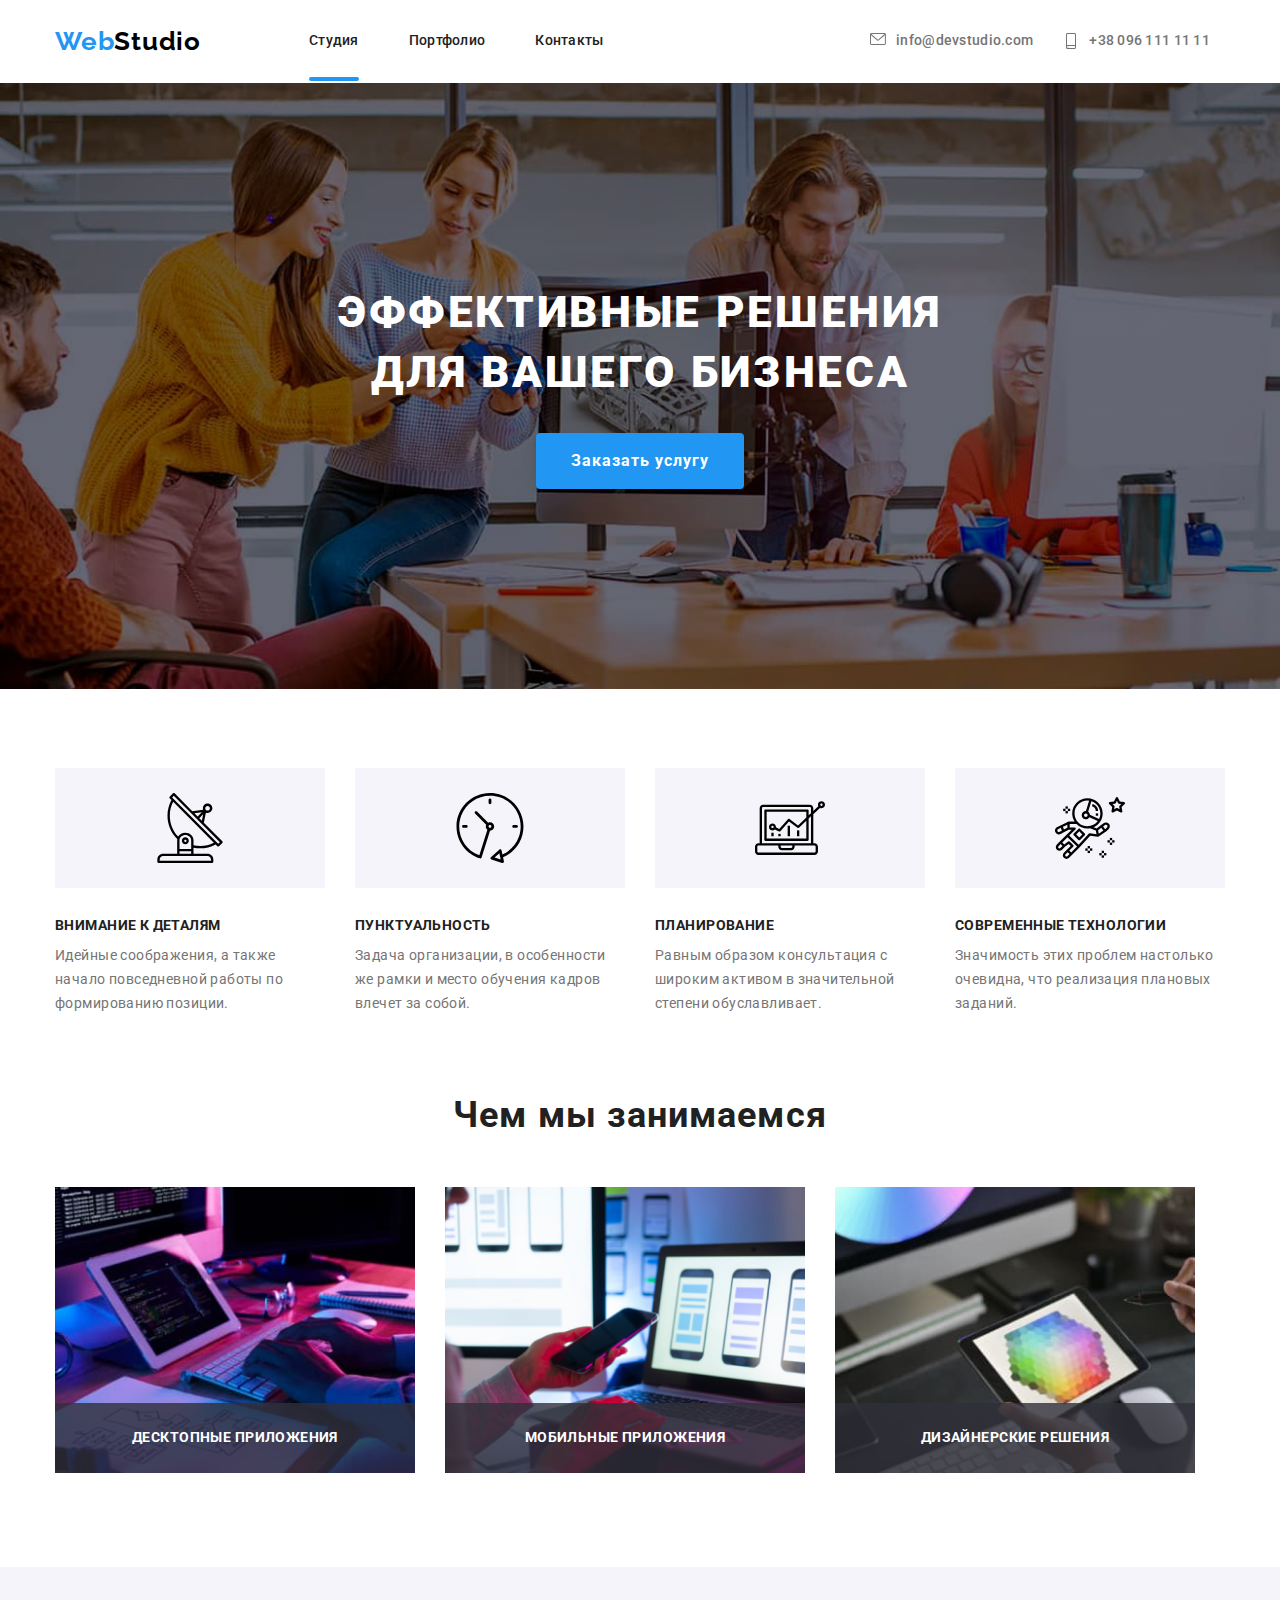
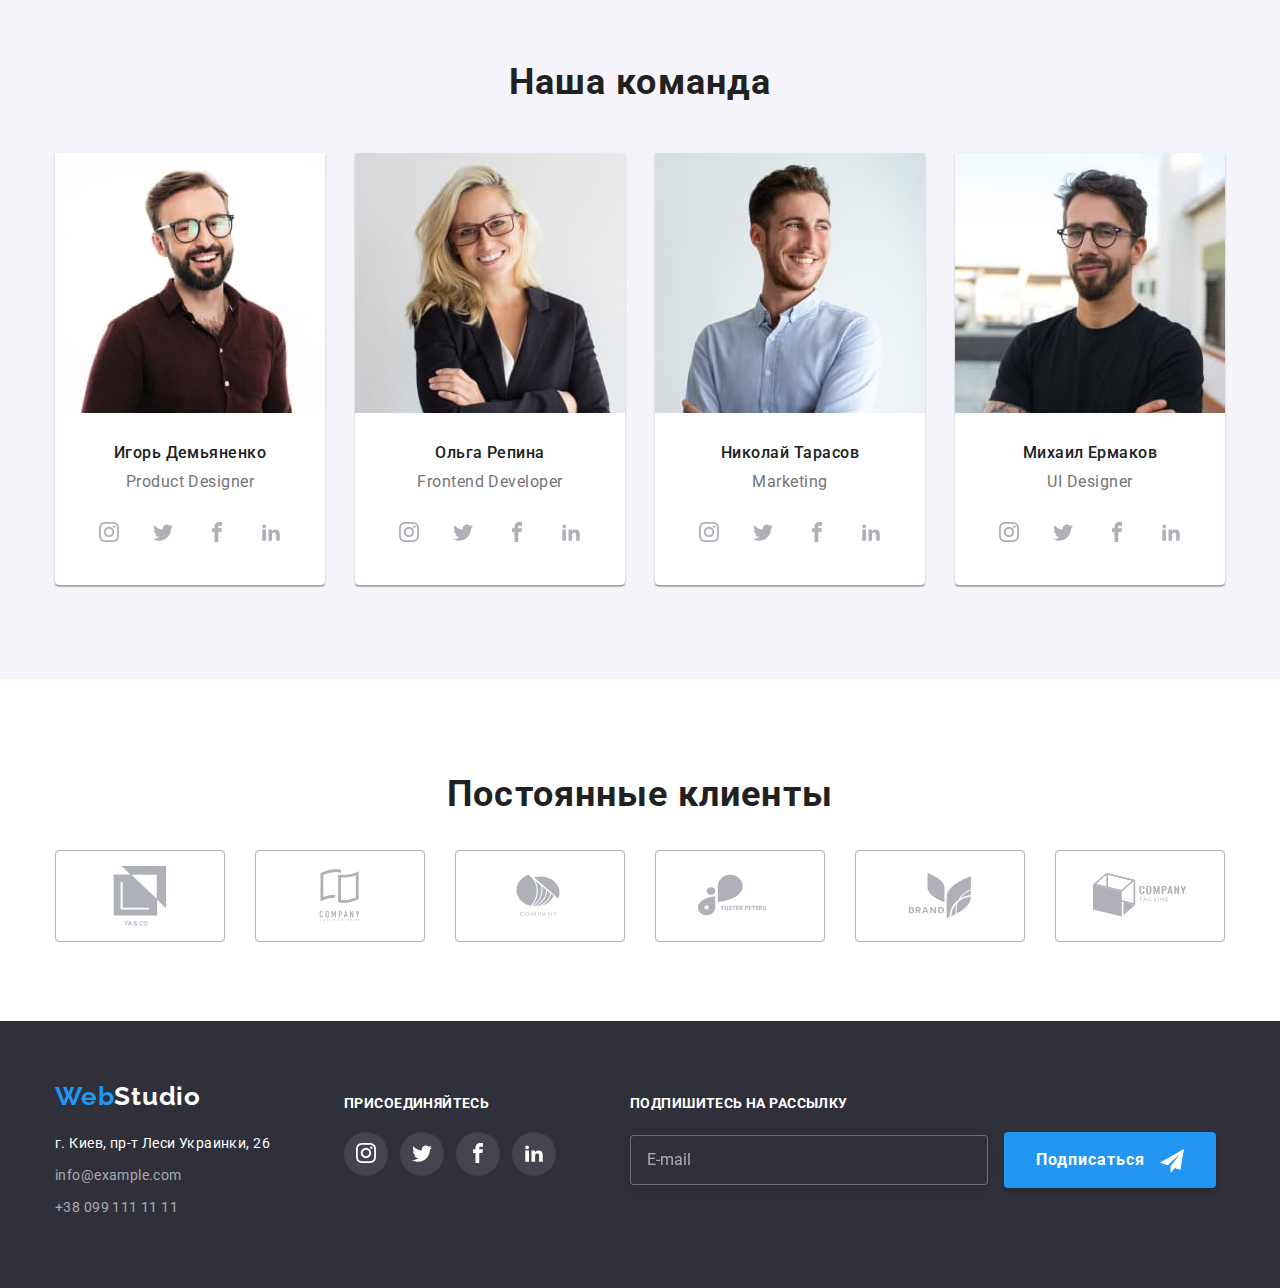
<file: index.html>
<!DOCTYPE html>
<html lang="ru">
<head>
    <meta charset="UTF-8">
    <meta http-equiv="X-UA-Compatible" content="IE=edge">
    <meta name="viewport" content="width=device-width, initial-scale=1.0">
    <title>Студия</title>
<link rel="preconnect" href="https://fonts.googleapis.com">
<link rel="preconnect" href="https://fonts.gstatic.com" crossorigin>
<link href="https://fonts.googleapis.com/css2?family=Raleway:wght@700&family=Roboto:wght@400;500;700;900&display=swap"
    rel="stylesheet">
<link rel="stylesheet" href="https://cdnjs.cloudflare.com/ajax/libs/modern-normalize/1.1.0/modern-normalize.min.css">
    <link rel="stylesheet" href="./css/main.min.css">
</head>
<body>
    <header>
        <!--верхняя строка-->
        <div class="container main-nav">
            <div class="burger-container">
                <a href=""class="logo link"><span class="logo--blue">Web</span><span class="logo--black">Studio</span></a>
                
                <button type="button" 
                class="menu-button is-open" 
                aria-expanded="false"
                data-menu-button>
                <svg width="40" height="40" aria-label="переключатель мобильного меню">
                    <use class="icon-menu" href="./images/menu.svg#icon-menu"></use>
                    <use class="icon-clous" href="./images/menu.svg#icon-clous-menu"></use>
                </svg>
                </button>
            </div>
    <div class="site-menu container" data-menu>
       
            <nav>
                <ul class="site-nav list ">
                    <li class="site-nav__item">
                        <a class="site-nav__link site-nav__link--current" href="index.html">Студия</a>
                    </li>
                    <li class="site-nav__item">
                        <a class="site-nav__link" href="portfolio.html">Портфолио</a>
                    </li>
                    <li class="site-nav__item">
                        <a class="site-nav__link" href=""> Контакты</a>
                    </li>
                </ul>
            </nav>
            <div class="contact__block">
            <div class="contact">
                <a class="contact__item link " href="mailto:info@devstudio.com">
                    <svg class="contact__icon" >
                        <use class="" href="./images/sprite.svg#icon-envelope" width="16" height="12"></use>
                    </svg>info@devstudio.com
                </a>
                <a class="contact__item link " href="tel:+380961111111">
                    <svg class="contact__icon">
                    <use class="" href="./images/sprite.svg#icon-smartphone" width="16" height="16"></use>
                    </svg> +38 096 111 11 11
                </a>
            </div>
                <div class="social-media">
                    <a class="social-media__item" href="">Instagram</a>
                    <a class="social-media__item" href="">Twitter</a>
                    <a class="social-media__item" href="">Facebook</a>
                    <a class="social-media__item" href="">LinkedIn</a>

                </div>
            </div>
        </div>
        </div>
    </header>
    <main>
        <section class="servis">
            <!--Шапка-->
            <h1 class="servis__text">Эффективные решения<br> для вашего бизнеса</h1>
            <button class="servis__button" data-modal-open type="button">Заказать услугу</button>
            <div class="backdrop backdrop__is-hidden" data-modal>
                <div class="modal">
                    <p>
                    <form class="form">
                        <h2 class="form__text">Оставьте свои данные, мы вам перезвоним</h2>
                            <div class="form__field">
                                <label class="form__lable" for="user-name">Имя</label>
                                <input class="form__input" type="text" name="name" id="user-name" />
                                <svg class="form__icon">
                                    <use href="./images/sprite.svg#icon-name" width="18" height="18">
                                    </use>
                                </svg>

                            </div>
                    
                            <div class="form__field">
                                <label class="form__lable" for="user-tel">Телефон</label>
                                <input class="form__input" type="tel" name="phone-number" id="user-tel" />
                                <svg class="form__icon">
                                    <use href="./images/sprite.svg#icon-telephone" width="18" height="18">
                                    </use>
                                </svg>
                            </div>

                            <div class="form__field">
                                <label class="form__lable" for="user-mail">Почта</label>
                                <input class="form__input" type="mail" name="mail" id="user-mail" />
                                <svg class="form__icon">
                                    <use href="./images/sprite.svg#icon-email" width="18" height="18">
                                    </use>
                                </svg>
                            </div>
                            <div class="form__field">
                                <label class="form__lable" for="coments">Коментарий</label>
                                <textarea class="form__textarea" name="coments" rows="5" placeholder="Введите текст"></textarea>
                            </div>
                        <label class="checkbox__lable">
                            <input class="checkbox" type="checkbox" name="topic" value="" />
                            <span class="checkbox__item">
                                <svg class="checkbox__icon">
                                    <use class="checkbox__icon--marker" href="./images/sprite.svg#icon-check" width="13" height="13">
                                    </use>
                                </svg>
                            </span>
                            Соглашаюсь с рассылкой и принимаю <span> <a class="political" href="">Условия договора</a> </span>
                        </label>
                        
                        <button class="form__button" type="submit">Отправить</button>
                    
                    </form>
                    </p>
                    <div class="btn-sector"></div>
                    <button class="btn-modal" data-modal-close>
                        <svg class="btn-modal__position" >
                            <use class="btn-modal__icon" href="./images/sprite.svg#icon-close" width="18" height="18">
                            </use>
                        </svg>
                    </button>
                    </div>
                </div>
            
            </div>
        </section>
        <section class="feature">
            <!--Особенности-->
            <div class="container">
                <ul class="peculiarities list">
                    <li class="peculiarities__item">
                      <div class="peculiarities__position">
                        <svg class="peculiarities__icon link">
                            <use href="./images/sprite.svg#icon-antenna-1" width="70" height="70"></use>
                        </svg>
                       </div>

                        <h3 class="peculiarities__titl">Внимание к деталям</h3>
                        <p class="peculiarities__text">Идейные соображения, а также начало повседневной работы по формированию позиции.</p>
                    </li>
                    <li class="peculiarities__item">
                        <div class="peculiarities__position">
                            <svg class="peculiarities__icon link">
                                <use href="./images/sprite.svg#icon-clock-1" width="70" height="70"></use>
                            </svg>
                        </div>
                        
                        <h3 class="peculiarities__titl">Пунктуальность</h3>
                        <p class="peculiarities__text">Задача организации, в особенности же рамки и место обучения кадров влечет за собой.</p>
                    </li>
                    <li class="peculiarities__item">
                        <div class="peculiarities__position">
                            <svg class="peculiarities__icon link">
                                <use href="./images/sprite.svg#icon-diagram-1" width="70" height="70"></use>
                            </svg>
                        </div>
                        <h3 class="peculiarities__titl">Планирование</h3>
                        <p class="peculiarities__text">Равным образом консультация с широким активом в значительной степени обуславливает.</p>
                    </li>
                    <li class="peculiarities__item">
                        <div class="peculiarities__position">
                            <svg class="peculiarities__icon link">
                                <use href="./images/sprite.svg#icon-astronaut-1" width="70" height="70"></use>
                            </svg>
                        </div>
                        <h3 class="peculiarities__titl">Современные технологии</h3>
                        <p class="peculiarities__text">Значимость этих проблем настолько очевидна, что реализация плановых заданий.</p>
                    </li>
                </ul>
            </div>
        </section>
        <section>
                <!--Чем мы занимаемся-->
                <h2 class="headlines container">Чем мы занимаемся</h2>
                <div>
                    <ul class="main-img container list">
                        <li class="main-img__item">
                            <div class="images-sector">
                                <img
                                src="./images/img1-pc.jpg" 
                                srcset="./images/img1-pc.jpg 1x, ./images/img1-pc@2x.jpg 2x" alt="програмирование"  />
                                <p class="images-sector__text">Десктопные приложения</p>
                            </div>
                        </li>
                        <li class="main-img__item">
                            <div class="images-sector">
                                <img
                                src="./images/img2-pc.png" 
                                srcset="./images/img2-pc.png 1x, ./images/img2-pc@2x.png 2x" alt="мобильное адаптирование"  />
                                <p class="images-sector__text">Мобильные приложения</p>
                            </div>
                        </li>
                        <li class="main-img__item">
                            <div class="images-sector">
                                <img 
                                src="./images/img3-pc.jpg"
                                srcset="./images/img3-pc.jpg 1x, ./images/img3-pc@2x.jpg 2x" alt="web-дизайн"/>
                                <p class="images-sector__text">Дизайнерские решения</p>
                            </div>
                        </li>
                    </ul>
                </div>
        </section>
        <section class="bacground-section">
            <!--Наша команда-->
                <div class="container">
                    <h2 class="team">Наша команда</h2>
                        <ul class="team-photo list">
                            <li class="team-photo__item">
                                <picture>
                                    <source srcset="./images/card1-pc.jpg 1x, ./images/card1-pc@2x.jpg 2x "
                                     media="(min-width:1200px)" />
                                    <source srcset="./images/card1-tablet.jpg 1x, ./images/card1-tablet@2x.jpg 2x "
                                     media="(min-width:768px)" />
                                    <source
                                     srcset="./images/card1-mobile.jpg 1x, ./images/card1-mobile@2x.jpg 2x "
                                     media="(min-width:480px)"/>
                                <img src="./images/card1-mobile.jpg"alt="Игорь Демьяненко">
                                </picture>
                                <div class="team-groop">
                                    <h3 class="team-groop__titl">Игорь Демьяненко</h3>
                                    <p class="team-groop__text">Product Designer</p>
                                    <div class="social-list">
                                        <ul class="social-list list">
                                            <li class="social-list__item">
                                                <a class="social-list__link" href="">
                                                    <svg class="social-list__icon">
                                                        <use href="./images/sprite.svg#icon-instagram" width="20" height="20"></use>
                                                    </svg>
                                                </a>
                                            </li>
                                            <li class="social-list__item">
                                                <a class="social-list__link" href="">
                                                    <svg class="social-list__icon">
                                                        <use href="./images/sprite.svg#icon-twitter" width="20" height="20"></use>
                                                    </svg>
                                                </a>
                                            </li>
                                            <li class="social-list__item">
                                                <a class="social-list__link" href="">
                                                    <svg class="social-list__icon">
                                                        <use href="./images/sprite.svg#icon-facebook"width="20" height="20"></use>
                                                    </svg>
                                                </a>
                                            </li>
                                            <li class="social-list__item">
                                                <a class="social-list__link" href="">
                                                    <svg class="social-list__icon">
                                                        <use href="./images/sprite.svg#icon-linkedin" width="20" height="20"></use>
                                                    </svg>
                                                </a>
                                            </li>
                                        </ul>
                                    </div>
                                </div>
                            </li>
                            <li class="team-photo__item"> 
                                <picture>
                                <source srcset="./images/card2-pc.jpg 1x, ./images/card2-pc@2x.jpg 2x "
                                 media="(min-width:1200px)" />
                                <source srcset="./images/card2-tablet.jpg 1x, ./images/card2-tablet@2x.jpg 2x "
                                 media="(min-width:768px)" />
                                <source srcset="./images/card2-mobile.jpg 1x, ./images/card2-mobile@2x.jpg 2x " 
                                media="(min-width:480px)" />
                                <img src="./images/card2-mobile.jpg" alt="Ольга Репина">
                            </picture>
                                <div class="team-groop">
                                    <h3 class="team-groop__titl">Ольга Репина</h3>
                                    <p class="team-groop__text">Frontend Developer</p>
                                    <div class="social-list">
                                        <ul class="social-list list">
                                            <li class="social-list__item">
                                                <a class="social-list__link" href="">
                                                    <svg class="social-list__icon">
                                                        <use href="./images/sprite.svg#icon-instagram" width="20" height="20"></use>
                                                    </svg>
                                                </a>
                                            </li>
                                            <li class="social-list__item">
                                                <a class="social-list__link" href="">
                                                    <svg class="social-list__icon">
                                                        <use href="./images/sprite.svg#icon-twitter" width="20" height="20"></use>
                                                    </svg>
                                                </a>
                                            </li>
                                            <li class="social-list__item">
                                                <a class="social-list__link" href="">
                                                    <svg class="social-list__icon">
                                                        <use href="./images/sprite.svg#icon-facebook" width="20" height="20"></use>
                                                    </svg>
                                                </a>
                                            </li>
                                            <li class="social-list__item">
                                                <a class="social-list__link" href="">
                                                    <svg class="social-list__icon">
                                                        <use href="./images/sprite.svg#icon-linkedin" width="20" height="20"></use>
                                                    </svg>
                                                </a>
                                            </li>
                                        </ul>
                                    </div>
                                </div>
                            </li>
                            <li class="team-photo__item"> 
                                    <picture>
                                        <source srcset="./images/card3-pc.jpg 1x, ./images/card3-pc@2x.jpg 2x "
                                         media="(min-width:1200px)" />
                                        <source srcset="./images/card3-tablet.jpg 1x, ./images/card3-tablet@2x.jpg 2x " 
                                        media="(min-width:768px)" />
                                        <source srcset="./images/card3-mobile.jpg 1x, ./images/card3-mobile@2x.jpg 2x "
                                         media="(min-width:480px)" />
                                        <img src="./images/card3-mobile.jpg"  alt="Николай Тарасов">
                                    </picture>
                                
                                <div class="team-groop">
                                    <h3 class="team-groop__titl">Николай Тарасов</h3>
                                    <p class="team-groop__text">Marketing</p>
                                    <div class="social-list">
                                        <ul class="social-list list">
                                            <li class="social-list__item">
                                                <a class="social-list__link" href="">
                                                    <svg class="social-list__icon">
                                                        <use href="./images/sprite.svg#icon-instagram" width="20" height="20"></use>
                                                    </svg>
                                                </a>
                                            </li>
                                            <li class="social-list__item">
                                                <a class="social-list__link" href="">
                                                    <svg class="social-list__icon">
                                                        <use href="./images/sprite.svg#icon-twitter" width="20" height="20"></use>
                                                    </svg>
                                                </a>
                                            </li>
                                            <li class="social-list__item">
                                                <a class="social-list__link" href="">
                                                    <svg class="social-list__icon">
                                                        <use href="./images/sprite.svg#icon-facebook" width="20" height="20"></use>
                                                    </svg>
                                                </a>
                                            </li>
                                            <li class="social-list__item">
                                                <a class="social-list__link" href="">
                                                    <svg class="social-list__icon">
                                                        <use href="./images/sprite.svg#icon-linkedin" width="20" height="20"></use>
                                                    </svg>
                                                </a>
                                            </li>
                                        </ul>
                                    </div>
                                </div>
                            </li>
                            <li class="team-photo__item">
                                <picture>
                                    <source srcset="./images/card4-pc.jpg 1x, ./images/card4-pc@2x.jpg 2x "
                                     media="(min-width:1200px)" />
                                    <source srcset="./images/card4-tablet.jpg 1x, ./images/card4-tablet@2x.jpg 2x "
                                     media="(min-width:768px)" />
                                    <source srcset="./images/card4-mobile.jpg 1x, ./images/card4-mobile@2x.jpg 2x "
                                     media="(min-width:480px)" />
                                    <img src="./images/card4-mobile.jpg" alt="Михаил Ермаков">
                                </picture>
                            
                                <div class="team-groop">
                                    <h3 class="team-groop__titl">Михаил Ермаков</h3>
                                    <p class="team-groop__text">UI Designer</p>
                                    <div class="social-list">
                                        <ul class="social-list list">
                                            <li class="social-list__item">
                                                <a class="social-list__link" href="">
                                                    <svg class="social-list__icon">
                                                        <use href="./images/sprite.svg#icon-instagram" width="20" height="20"></use>
                                                    </svg>
                                                </a>
                                            </li>
                                            <li class="social-list__item">
                                                <a class="social-list__link" href="">
                                                    <svg class="social-list__icon">
                                                        <use href="./images/sprite.svg#icon-twitter" width="20" height="20"></use>
                                                    </svg>
                                                </a>
                                            </li>
                                            <li class="social-list__item">
                                                <a class="social-list__link" href="">
                                                    <svg class="social-list__icon">
                                                        <use href="./images/sprite.svg#icon-facebook" width="20" height="20"></use>
                                                    </svg>
                                                </a>
                                            </li>
                                            <li class="social-list__item">
                                                <a class="social-list__link" href="">
                                                    <svg class="social-list__icon">
                                                        <use href="./images/sprite.svg#icon-linkedin" width="20" height="20"></use>
                                                    </svg>
                                                </a>
                                            </li>
                                        </ul>
                                    </div>
                                </div>
                            </li>
                            </ul>
                </div>
        </section>
        <section>
            <!-- Clients -->
        <div class="container">
            <h2 class="clients ">Постоянные клиенты</h2>
                <ul class="company list">
                    
                    <li class="company__item">
                        <div class="company__sector">
                        <a class="company__list" href="">
                            <svg class="company__icon"
                            width="106" height="60">
                                <use href="./images/sprite.svg#icon-company-1" >
                    
                                </use>
                            </svg>
                        </a>
                        </div>
                    </li>
                    
                    <li class="company__item">
                        <a class="company__list" href="">
                            <svg class="company__icon"
                            width="106" height="60">
                                <use href="./images/sprite.svg#icon-company-2">
                    
                                </use>
                            </svg>
                        </a>
                    </li>
                    <li class="company__item">
                        <a class="company__list" href="">
                            <svg class="company__icon"
                            width="106" height="60">
                                <use  href="./images/sprite.svg#icon-company-3" >
                    
                                </use>
                            </svg>
                        </a>
                    </li>
                    <li class="company__item">
                        <a class="company__list" href="">
                            <svg class="company__icon"
                            width="106" height="60">
                                <use  href="./images/sprite.svg#icon-company-4">
                    
                                </use>
                            </svg>
                        </a>
                    </li>
                    <li class="company__item">
                        <a class="company__list" href="">
                            <svg class="company__icon"
                            width="106" height="60">
                                <use href="./images/sprite.svg#icon-company-5" >
                    
                                </use>
                            </svg>
                        </a>
                    </li>
                    <li class="company__item">
                        <a class="company__list" href="">
                            <svg class="company__icon"
                            width="106" height="60">
                                <use href="./images/sprite.svg#icon-company-6" >

                                </use>
                            </svg>
                        </a>
                    </li>
                </ul>
            </div>
        </section>
    </main>
    <footer>
        <div class="footer container">
            <div class="footer__item">
                <!--Подвал-->
                <a href="" class="logo link"><span class="logo--blue">Web</span><span class="logo--white">Studio</span></a>
                <address>
                    <p class="addres">г. Киев, пр-т Леси Украинки, 26</p>
                    <a class="address__contact link" href="mailto:info@example.com">info@example.com</a>
                    <a class="address__contact link" href="tel:+380991111111">+38 099 111 11 11</a>
                </address>
            </div>
    
            <div class="footer__item ">
                <h2 class="footer__title">Присоединяйтесь</h3>
                    <ul class="footer-social list">
                        <li class="footer-social-list__item">
                            <a class="footer-social-list__link" href="">
                                <svg class="footer-social-list__icon">
                                    <use href="./images/sprite.svg#icon-instagram" width="20" height="20">
    
                                    </use>
                                </svg>
                            </a>
                        </li>
                        <li class="footer-social-list__item">
                            <a class="footer-social-list__link" href="">
                                <svg class="footer-social-list__icon">
                                    <use href="./images/sprite.svg#icon-twitter" width="20" height="20">
    
                                    </use>
                                </svg>
                            </a>
                        </li>
                        <li class="footer-social-list__item">
                            <a class="footer-social-list__link" href="">
                                <svg class="footer-social-list__icon">
                                    <use href="./images/sprite.svg#icon-facebook" width="20" height="20">
    
                                    </use>
                                </svg>
                            </a>
                        </li>
                        <li class="footer-social-list__item">
                            <a class="footer-social-list__link" href="">
                                <svg class="footer-social-list__icon">
                                    <use class="" href="./images/sprite.svg#icon-linkedin" width="20" height="20">
    
                                    </use>
                                </svg>
                            </a>
                        </li>
                    </ul>
            </div>
            <div class="footer__item ">
                <h2 class="footer__title">Подпишитесь на рассылку</h3>
                    <form>
    
                        <input class="foter__input" type="mail" name="mail" placeholder="E-mail" />
                        <button class="foter__button" type="submit">Подписаться
                            <svg class="foter__icon">
                                <use href="./images/sprite.svg#icon-telegram" width="24" height="24">
                                </use>
                            </svg>
                        </button>
    
                    </form>
            </div>
    
        </div>
    </footer>
    <script src="./js/mobile-menu.js"></script>
    <script src="./js/modal.js"></script>
</body>
</html>
</file>
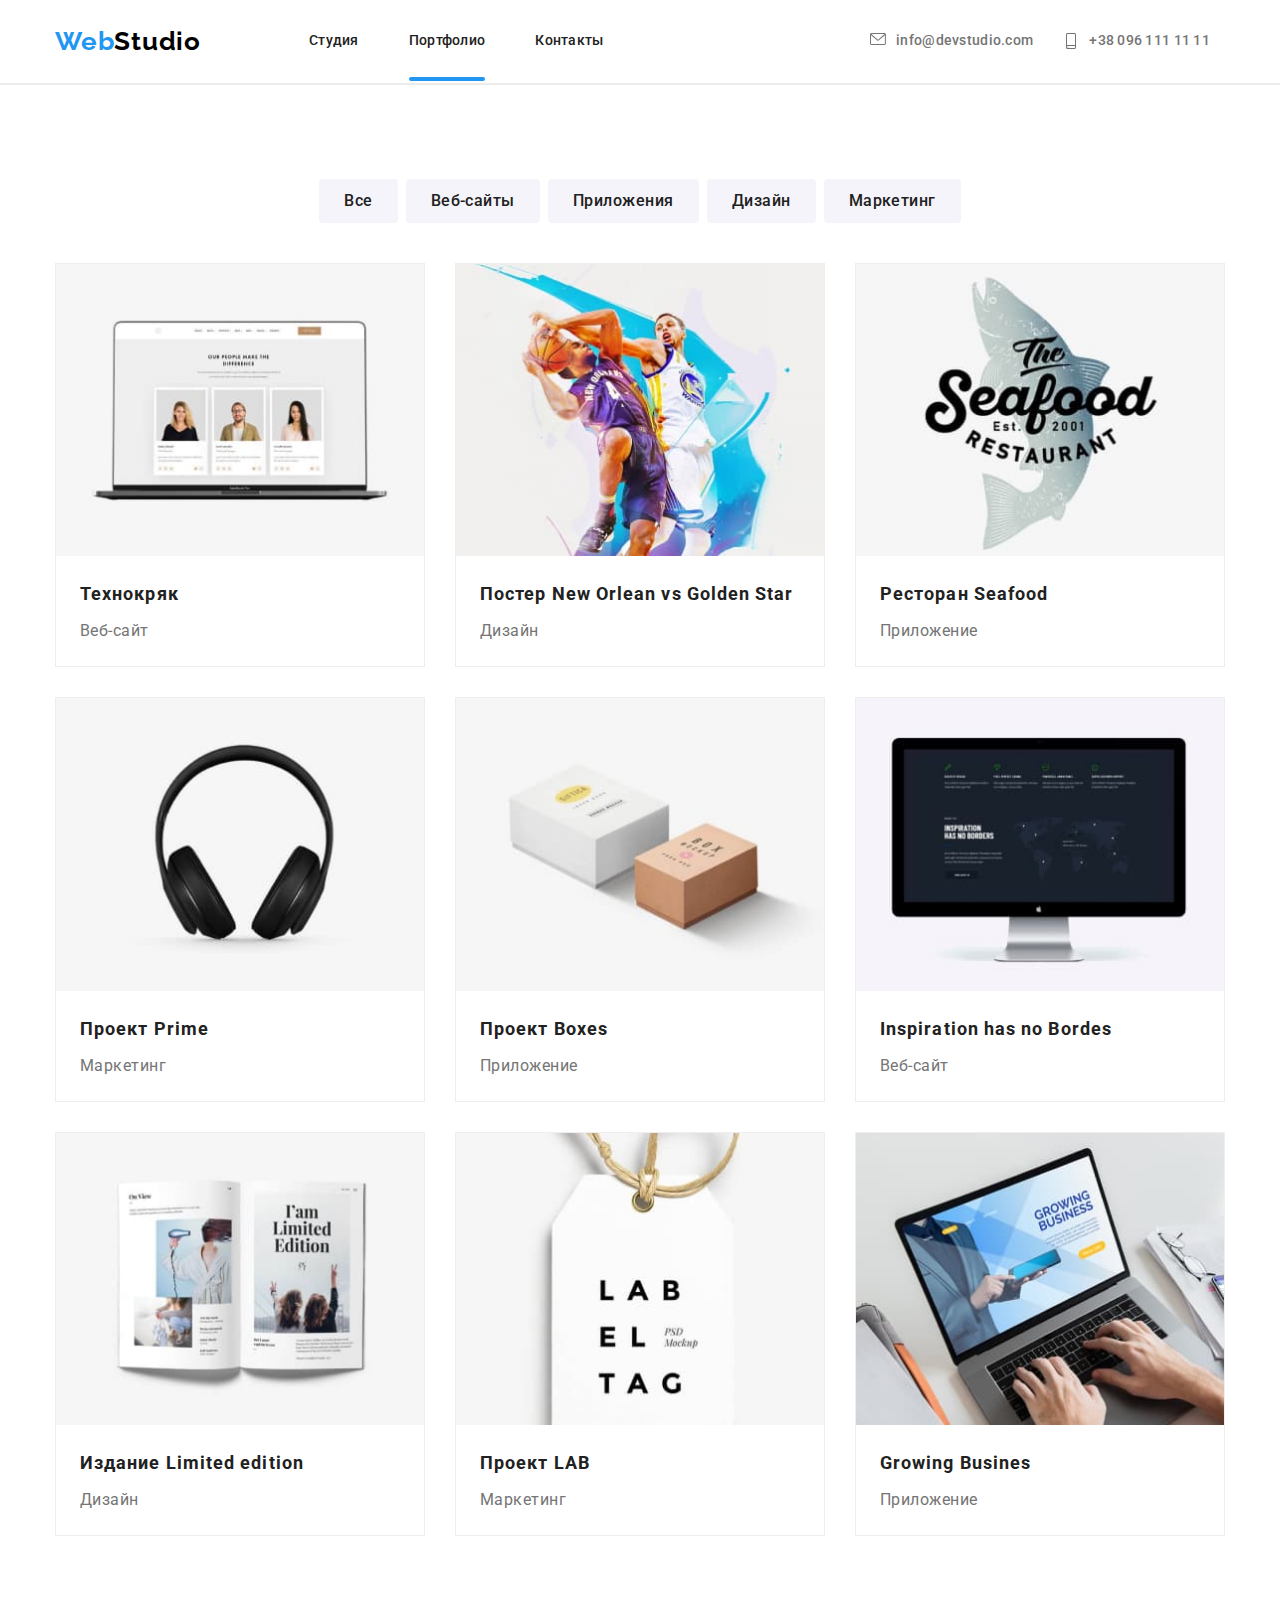
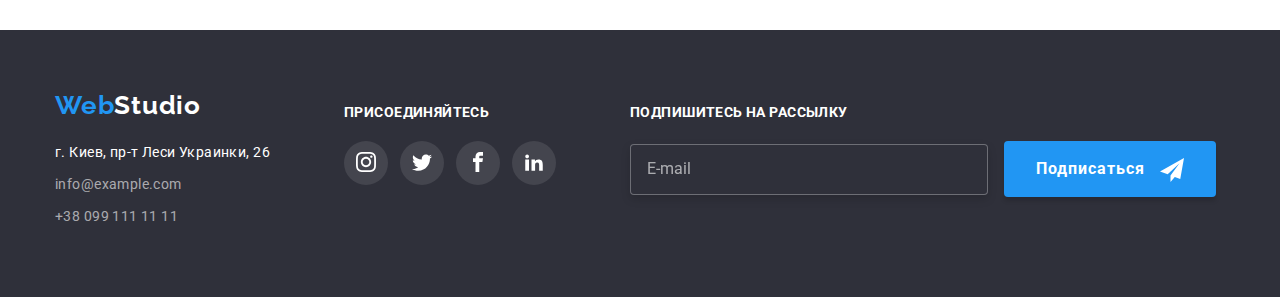
<file: portfolio.html>
<!DOCTYPE html>
<html lang="ru">
<head>
    <meta charset="UTF-8">
    <meta http-equiv="X-UA-Compatible" content="IE=edge">
    <meta name="viewport" content="width=device-width, initial-scale=1.0">
    <title>Портфолио</title>
    <link rel="preconnect" href="https://fonts.googleapis.com">
    <link rel="preconnect" href="https://fonts.gstatic.com" crossorigin>
    <link href="https://fonts.googleapis.com/css2?family=Raleway:wght@700&family=Roboto:wght@400;500;700;900&display=swap"
        rel="stylesheet">
        <link rel="stylesheet" href="https://cdnjs.cloudflare.com/ajax/libs/modern-normalize/1.1.0/modern-normalize.min.css">
    <link rel="stylesheet" href="./css/main.min.css">
</head>
<body>
    <header>
        <!--верхняя строка-->
    <div class="container main-nav">
        <div class="burger-container">
            <a href="" class="logo link"><span class="logo--blue">Web</span><span class="logo--black">Studio</span></a>
    
            <button type="button" class="menu-button is-open" aria-expanded="false" data-menu-button>
                <svg width="40" height="40" aria-label="переключатель мобильного меню">
                    <use class="icon-menu" href="./images/menu.svg#icon-menu"></use>
                    <use class="icon-clous" href="./images/menu.svg#icon-clous-menu"></use>
                </svg>
            </button>
        </div>
        <div class="site-menu container" data-menu>
    
            <nav>
                <ul class="site-nav list ">
                    <li class="site-nav__item">
                        <a class="site-nav__link" href="index.html">Студия</a>
                    </li>
                    <li class="site-nav__item">
                        <a class="site-nav__link site-nav__link--current" href="portfolio.html">Портфолио</a>
                    </li>
                    <li class="site-nav__item">
                        <a class="site-nav__link" href=""> Контакты</a>
                    </li>
                </ul>
            </nav>
            <div class="contact__block">
            <div class="contact">
                <a class="contact__item link " href="mailto:info@devstudio.com">
                    <svg class="contact__icon">
                        <use class="" href="./images/sprite.svg#icon-envelope" width="16" height="12"></use>
                    </svg>info@devstudio.com
                </a>
                <a class="contact__item link " href="tel:+380961111111">
                    <svg class="contact__icon">
                        <use class="" href="./images/sprite.svg#icon-smartphone" width="16" height="16"></use>
                    </svg> +38 096 111 11 11
                </a>
            </div>
            <div class="social-media">
                <a class="social-media__item" href="">Instagram</a>
                <a class="social-media__item" href="">Twitter</a>
                <a class="social-media__item" href="">Facebook</a>
                <a class="social-media__item" href="">LinkedIn</a>
    
            </div>
            </div>
        </div>
    </div>
    <div class="border">
    
    </div>
    </header>
    <main>
        <section>
            <div class="container">
                <!--Конопки навигации-->
                <div class="navigation">
                    <ul class="navigation-button list">
                        <li  class="navigation-button__item">
                            <button class="navigation-button__button " type="button">Все</button>
                        </li>
                        <li class="navigation-button__item">
                            <button class="navigation-button__button" type="button">Веб-сайты</button>
                        </li>
                        <li class="navigation-button__item">
                            <button class="navigation-button__button" type="button">Приложения</button>
                        </li>
                        <li class="navigation-button__item">
                            <button class="navigation-button__button" type="button">Дизайн</button>
                        </li>
                        <li class="navigation-button__item">
                            <button class="navigation-button__button" type="button">Маркетинг</button>
                        </li>
                    </ul>
                </div>
            <!--Проекты-->
                <ul class="project list">
                    <li class="project__card">

                        <div class="overlay">
                            <a href="">
                                <picture>
                                    <source srcset="./images/project1-pc.jpg 1x, ./images/project1-pc@2x.jpg 2x "
                                     media="(min-width:1200px)" />
                                    <source srcset="./images/project1-tablet.jpg 1x, ./images/project1-tablet@2x.jpg 2x "
                                     media="(min-width:768px)" />
                                    <source srcset="./images/project1-mobile.jpg 1x, ./images/project1-mobile@2x.jpg 2x "
                                     media="(min-width:480px)" />
                                    <img src="./images/project1-mobile.jpg" alt="Технокряк">
                                </picture>
                            </a>
                                <p class="overlay__content">
                                    Ресурс предлагает комплексные предложения с разным уровнем функционала и сервисов. Все это позволит посетителю получить
                                    исчерпывающие сведения о компании или частном лице
                                </p>
                        </div>
                                <div class="project__groop">
                                    <h3 class="project__titl">Технокряк</h3>
                                    <p class="project__text">Веб-сайт</p>
                                </div>
                    </li>
                    <li class="project__card">
                        <div class="overlay">
                          <a href="">
                            <picture>
                                <source srcset="./images/project2-pc.jpg 1x, ./images/project2-pc@2x.jpg 2x " media="(min-width:1200px)" />
                                <source srcset="./images/project2-tablet.jpg 1x, ./images/project2-tablet@2x.jpg 2x " media="(min-width:768px)" />
                                <source srcset="./images/project2-mobile.jpg 1x, ./images/project2-mobile@2x.jpg 2x " media="(min-width:480px)" />
                                <img src="./images/project2-mobile.jpg" alt="Постер New Orlean vs Golden Star">
                            </picture>
                           </a>
                                <p class="overlay__content">
                                    
                                </p>
                        </div>
                            <div class="project__groop">
                                <h3 class="project__titl">Постер New Orlean vs Golden Star</h3>
                                <p class="project__text">Дизайн</p>
                            </div>
                    </li>
                    <li class="project__card">
                        <div class="overlay">
                            <a href="">
                                <picture>
                                    <source srcset="./images/project3-pc.jpg 1x, ./images/project3-pc@2x.jpg 2x " media="(min-width:1200px)" />
                                    <source srcset="./images/project3-tablet.jpg 1x, ./images/project3-tablet@2x.jpg 2x " media="(min-width:768px)" />
                                    <source srcset="./images/project3-mobile.jpg 1x, ./images/project3-mobile@2x.jpg 2x " media="(min-width:480px)" />
                                    <img src="./images/project3-mobile.jpg" alt="Ресторан Seafood">
                                </picture>
                                </a>
                            <p class="overlay__content">
                            
                            </p>
                        </div>
                                <div class="project__groop">
                                    <h3 class="project__titl">Ресторан Seafood</h3>
                                    <p class="project__text">Приложение</p>
                                </div>
                    
                    </li>
                    <li class="project__card">
                       <div class="overlay"> 
                            <a href="">
                            <picture>
                                <source srcset="./images/project4-pc.jpg 1x, ./images/project4-pc@2x.jpg 2x " media="(min-width:1200px)" />
                                <source srcset="./images/project4-tablet.jpg 1x, ./images/project4-tablet@2x.jpg 2x " media="(min-width:768px)" />
                                <source srcset="./images/project4-mobile.jpg 1x, ./images/project4-mobile@2x.jpg 2x " media="(min-width:480px)" />
                                <img src="./images/project4-mobile.jpg" alt="Проект Prime">
                                </picture>
                              </a>
                                <p class="overlay__content">
                                
                                </p>
                        </div>
                            <div class="project__groop">
                                <h3 class="project__titl">Проект Prime</h3>
                                <p class="project__text">Маркетинг</p>
                            </div>
                    </li>
                    <li class="project__card">
                        <div class="overlay">
                            <a href="">
                                <picture>
                                    <source srcset="./images/project5-pc.jpg 1x, ./images/project5-pc@2x.jpg 2x " media="(min-width:1200px)" />
                                    <source srcset="./images/project5-tablet.jpg 1x, ./images/project5-tablet@2x.jpg 2x " media="(min-width:768px)" />
                                    <source srcset="./images/project5-mobile.jpg 1x, ./images/project5-mobile@2x.jpg 2x " media="(min-width:480px)" />
                                    <img src="./images/project5-mobile.jpg" alt="Проект Boxes">
                                </picture>
                                </a>
                                    <p class="overlay__content">
                                    
                                    </p>
                        </div>
                            <div class="project__groop">
                                <h3 class="project__titl">Проект Boxes</h3>
                                <p class="project__text">Приложение</p>
                            </div>
                    </li>
                    <li class="project__card">
                        <div class="overlay">
                            <a href="">
                                <picture>
                                    <source srcset="./images/project6-pc.jpg 1x, ./images/project6-pc@2x.jpg 2x " media="(min-width:1200px)" />
                                    <source srcset="./images/project6-tablet.jpg 1x, ./images/project6-tablet@2x.jpg 2x " media="(min-width:768px)" />
                                    <source srcset="./images/project6-mobile.jpg 1x, ./images/project6-mobile@2x.jpg 2x " media="(min-width:480px)" />
                                    <img src="./images/project6-mobile.jpg" alt="Inspiration has no Bordes">
                                </picture>
                                </a>
                                    <p class="overlay__content">
                                    
                                    </p>
                        </div>
                            <div class="project__groop">
                                <h3 class="project__titl">Inspiration has no Bordes</h3>
                                <p class="project__text">Веб-сайт</p>
                            </div>
                    </li>
                    <li class="project__card">
                        <div class="overlay">
                            <a href="">
                                <picture>
                                    <source srcset="./images/project7-pc.jpg 1x, ./images/project7-pc@2x.jpg 2x " media="(min-width:1200px)" />
                                    <source srcset="./images/project7-tablet.jpg 1x, ./images/project7-tablet@2x.jpg 2x " media="(min-width:768px)" />
                                    <source srcset="./images/project7-mobile.jpg 1x, ./images/project7-mobile@2x.jpg 2x " media="(min-width:480px)" />
                                    <img src="./images/project7-mobile.jpg" alt="Издание Limited edition">
                                </picture>
                                </a>
                                    <p class="overlay__content">
                                    
                                    </p>
                        </div>
                            <div class="project__groop">
                                <h3 class="project__titl">Издание Limited edition</h3>
                                <p class="project__text">Дизайн</p>
                            </div>
                    </li>
                    <li class="project__card">
                       <div class="overlay">
                            <a href="">
                                <picture>
                                    <source srcset="./images/project8-pc.jpg 1x, ./images/project8-pc@2x.jpg 2x " media="(min-width:1200px)" />
                                    <source srcset="./images/project8-tablet.jpg 1x, ./images/project8-tablet@2x.jpg 2x " media="(min-width:768px)" />
                                    <source srcset="./images/project8-mobile.jpg 1x, ./images/project8-mobile@2x.jpg 2x " media="(min-width:480px)" />
                                    <img src="./images/project8-mobile.jpg" alt="Проект LAB">
                                </picture>
                                </a>
                                    <p class="overlay__content">
                                    
                                    </p>
                        </div>
                            <div class="project__groop">
                                <h3 class="project__titl">Проект LAB</h3>
                                <p class="project__text">Маркетинг</p>
                            </div>
                    </li>
                    <li class="project__card">
                        <div class="overlay">
                            <a href="">
                                <picture>
                                    <source srcset="./images/project9-pc.jpg 1x, ./images/project9-pc@2x.jpg 2x " media="(min-width:1200px)" />
                                    <source srcset="./images/project9-tablet.jpg 1x, ./images/project9-tablet@2x.jpg 2x " media="(min-width:768px)" />
                                    <source srcset="./images/project9-mobile.jpg 1x, ./images/project9-mobile@2x.jpg 2x " media="(min-width:480px)" />
                                    <img src="./images/project9-mobile.jpg" alt="Growing Busines">
                                </picture>
                                </a>
                                    <p class="overlay__content">
                                    
                                    </p>
                        </div>
                            <div class="project__groop">
                                <h3 class="project__titl">Growing Busines</h3>
                                <p class="project__text">Приложение</p>
                            </div>
                    </li>
                </ul>
            </div>
        </section>
    </main>
    <footer>
        <div class="footer container">
            <div class="footer__item">
                <!--Подвал-->
                <a href="" class="logo link"><span class="logo--blue">Web</span><span class="logo--white">Studio</span></a>
                <address>
                    <p class="addres">г. Киев, пр-т Леси Украинки, 26</p>
                    <a class="address__contact link" href="mailto:info@example.com">info@example.com</a>
                    <a class="address__contact link" href="tel:+380991111111">+38 099 111 11 11</a>
                </address>
            </div>
    
            <div class="footer__item ">
                <h2 class="footer__title">Присоединяйтесь</h3>
                    <ul class="footer-social list">
                        <li class="footer-social-list__item">
                            <a class="footer-social-list__link" href="">
                                <svg class="footer-social-list__icon">
                                    <use href="./images/sprite.svg#icon-instagram" width="20" height="20">
    
                                    </use>
                                </svg>
                            </a>
                        </li>
                        <li class="footer-social-list__item">
                            <a class="footer-social-list__link" href="">
                                <svg class="footer-social-list__icon">
                                    <use href="./images/sprite.svg#icon-twitter" width="20" height="20">
    
                                    </use>
                                </svg>
                            </a>
                        </li>
                        <li class="footer-social-list__item">
                            <a class="footer-social-list__link" href="">
                                <svg class="footer-social-list__icon">
                                    <use href="./images/sprite.svg#icon-facebook" width="20" height="20">
    
                                    </use>
                                </svg>
                            </a>
                        </li>
                        <li class="footer-social-list__item">
                            <a class="footer-social-list__link" href="">
                                <svg class="footer-social-list__icon">
                                    <use class="" href="./images/sprite.svg#icon-linkedin" width="20" height="20">
    
                                    </use>
                                </svg>
                            </a>
                        </li>
                    </ul>
            </div>
            <div class="footer__item ">
                <h2 class="footer__title">Подпишитесь на рассылку</h3>
                    <form>
    
                        <input class="foter__input" type="mail" name="mail" placeholder="E-mail" />
                        <button class="foter__button" type="submit">Подписаться
                            <svg class="foter__icon">
                                <use href="./images/sprite.svg#icon-telegram" width="24" height="24">
                                </use>
                            </svg>
                        </button>
    
                    </form>
            </div>
    
        </div>
    </footer>
    <script src="./js/mobile-menu.js"></script>
    </body>
    
    </html>
</file>
<file: css/main.min.css>
h1,h2,h3,h4,h5,h6,p{margin-top:0;margin-bottom:0}ul,ol{margin-top:0;margin-bottom:0;padding-left:0}img{display:block;max-width:100%;height:auto}.container{padding-left:15px;padding-right:15px}@media screen and (min-width: 480px){.container{width:480px;margin-left:auto;margin-right:auto}}@media screen and (min-width: 768px){.container{width:768px}}@media screen and (min-width: 1200px){.container{width:1200px}}section{padding-top:60px;padding-bottom:60px}@media screen and (min-width: 1200px){section{padding-top:94px;padding-bottom:94px}}.list{color:#000;list-style-type:none}.link{text-decoration:none}body{background-color:#fff;color:#000;font-family:"Roboto",sans-serif}@media screen and (max-width: 767px){.burger-container{width:448px;margin-left:auto;margin-right:auto;position:relative;-webkit-box-align:center;-ms-flex-align:center;align-items:center;-webkit-box-pack:justify;-ms-flex-pack:justify;justify-content:space-between;padding-bottom:16px;padding-top:16px}}@media screen and (min-width: 768px){.burger-container{padding-bottom:26px;padding-top:26px}}.main-nav{display:-webkit-box;display:-ms-flexbox;display:flex}.logo{font-family:"Raleway",sans-serif;font-style:normal;font-weight:bold;font-size:26px;line-height:1.19;letter-spacing:0.03em}.logo--blue{color:#2196f3}.logo--black{color:#000}.logo--white{color:#ffffff}@media screen and (max-width: 767px){.logo{margin-bottom:16px;margin-top:16px}}@media screen and (min-width: 768px){.logo{margin-bottom:26px;margin-top:26px}}@media screen and (max-width: 767px){.menu-button{position:absolute;top:10px;right:0;display:-webkit-inline-box;display:-ms-inline-flexbox;display:inline-flex;border:none;background-color:transparent;z-index:3}.menu-button .icon-menu{display:none}}@media screen and (min-width: 768px){.menu-button{display:none}}.icon-menu:hover,.icon-menu:focus,.icon-clous:hover,.icon-clous:focus{fill:#2196f3}.menu-button.is-open .icon-menu{display:block}.menu-button.is-open .icon-clous{display:none}@media screen and (max-width: 767px){.site-menu{background-color:#ffffff;display:none;position:absolute;top:0;left:0;width:100%;height:100vh;z-index:2;overflow:auto}.site-menu.is-open{display:block;display:-webkit-box;display:-ms-flexbox;display:flex;-webkit-box-orient:vertical;-webkit-box-direction:normal;-ms-flex-direction:column;flex-direction:column;-webkit-box-pack:justify;-ms-flex-pack:justify;justify-content:space-between}}@media screen and (min-width: 768px){.site-menu{margin:auto;display:-webkit-box;display:-ms-flexbox;display:flex}}@media screen and (min-width: 768px){.site-nav{display:-webkit-box;display:-ms-flexbox;display:flex;margin-left:63px}}.site-nav .site-nav__item:not(:last-child){margin-right:50px}@media screen and (min-width: 1200px){.site-nav{margin-left:93px}}.site-nav a{color:#212121;font-family:"Roboto",sans-serif;font-style:normal;font-weight:500;font-size:14px;line-height:1.14;letter-spacing:0.02em;position:relative;text-decoration:none;-webkit-transition:color 250ms cubic-bezier(0.4, 0, 0.2, 1);transition:color 250ms cubic-bezier(0.4, 0, 0.2, 1)}@media screen and (max-width: 767px){.site-nav a{font-size:40px;line-height:1.18;margin-left:25px}}.site-nav a:hover,.site-nav a:focus{color:#2196f3}.site-nav__link{display:block;padding-top:32px;padding-bottom:32px}@media screen and (min-width: 768px){.site-nav__link--current::after{content:"";position:absolute;bottom:0;left:0;display:block;width:100%;height:4px;border-radius:2px;background-color:#2196f3}}.border{border:1px solid #ececec}@media screen and (max-width: 767px){.contact{display:-webkit-box;display:-ms-flexbox;display:flex;-webkit-box-orient:vertical;-webkit-box-direction:reverse;-ms-flex-direction:column-reverse;flex-direction:column-reverse;margin-left:15px}}@media screen and (min-width: 768px) and (max-width: 1199px){.contact{margin-left:69px;margin-top:auto;margin-bottom:auto}}@media screen and (min-width: 1200px){.contact{display:-webkit-box;display:-ms-flexbox;display:flex;margin-top:auto;margin-bottom:auto;margin-left:auto}}.contact__item{display:-webkit-box;display:-ms-flexbox;display:flex;font-family:"Roboto",sans-serif;font-style:normal;font-weight:500;font-size:14px;line-height:1.14;letter-spacing:0.02em;color:#757575;-webkit-transition:color 250ms cubic-bezier(0.4, 0, 0.2, 1);transition:color 250ms cubic-bezier(0.4, 0, 0.2, 1)}@media screen and (max-width: 767px){.contact__item{font-size:24px;line-height:1.17;margin-top:32px}.contact__item:not(:first-child){color:#2196F3;font-size:34px;line-height:1.18}}.contact__item:hover,.contact__item:focus{color:#2196f3}@media screen and (min-width: 768px) and (max-width: 1199px){.contact__item{line-height:1.17;font-size:12px;margin-bottom:10px}}@media screen and (min-width: 1200px){.contact__item:not(:last-child){margin-right:30px}}.contact__icon{display:block;width:16px;height:16px;margin-right:10px;fill:#757575}.contact__item:hover .contact__icon,.contact__item:focus .contact__icon{fill:#2196f3}@media screen and (max-width: 767px){.contact__icon{display:none}}@media screen and (min-width: 768px){.contact__block{margin-top:auto;margin-bottom:auto;margin-left:auto}}.social-media{font-family:'Roboto';font-style:normal;font-weight:500;font-size:18px;line-height:1.22;letter-spacing:0.02em;margin-top:64px;margin-bottom:48px}@media screen and (min-width: 768px){.social-media{display:none}}.social-media__item{color:#2196F3;list-style-type:none;text-decoration:none;padding-left:5px}.social-media__item:not(:last-child){border-right:1px solid rgba(33,33,33,0.2);padding-right:10px}.servis{background-color:#2f303a;text-align:center;padding-bottom:118px;padding-top:118px;background-image:-webkit-gradient(linear, left bottom, left top, from(rgba(0,0,0,0.25)), to(rgba(0,0,0,0.25))),url(../images/bcg.jpg);background-image:linear-gradient(to top, rgba(0,0,0,0.25), rgba(0,0,0,0.25)),url(../images/bcg.jpg);background-repeat:repeat;background-position:center;background-size:cover}@media (min-device-pixel-ratio: 2), (-webkit-min-device-pixel-ratio: 2), (min-resolution: 192dpi), (min-resolution: 2dppx){.servis{background-image:-webkit-gradient(linear, left bottom, left top, from(rgba(0,0,0,0.25)), to(rgba(0,0,0,0.25))),url(../images/bcg@2x.jpg);background-image:linear-gradient(to top, rgba(0,0,0,0.25), rgba(0,0,0,0.25)),url(../images/bcg@2x.jpg);background-repeat:repeat;background-position:center;background-size:cover}}@media screen and (min-width: 1200px){.servis{padding-bottom:200px;padding-top:200px}}.servis__text{font-family:"Roboto",sans-serif;font-style:normal;font-weight:900;font-size:26px;line-height:1.61;letter-spacing:0.06em;text-transform:uppercase;color:#ffffff;display:-webkit-box;display:-ms-flexbox;display:flex;-webkit-box-orient:vertical;-webkit-box-direction:normal;-ms-flex-flow:column;flex-flow:column}@media screen and (min-width: 1200px){.servis__text{font-size:44px;line-height:1.36}}.servis__button{font-family:"Roboto",sans-serif;font-style:normal;font-weight:bold;font-size:16px;line-height:1.88;display:inline-block;letter-spacing:0.06em;cursor:pointer;color:#ffffff;background:#2196f3;-webkit-box-shadow:0px 4px 4px rgba(0,0,0,0.15);box-shadow:0px 4px 4px rgba(0,0,0,0.15);border-radius:4px;border:solid transparent;margin-top:30px;padding:10px 32px;min-width:200px;-webkit-transition:background 250ms cubic-bezier(0.4, 0, 0.2, 1);transition:background 250ms cubic-bezier(0.4, 0, 0.2, 1)}.servis__button:hover,.servis__button:focus{background:#188ce8;color:#ffffff;-webkit-box-shadow:0px 4px 4px rgba(0,0,0,0.15);box-shadow:0px 4px 4px rgba(0,0,0,0.15);border-radius:4px}.backdrop{position:fixed;top:0;left:0;width:100%;height:100%;background-color:rgba(0,0,0,0.2);z-index:2;overflow:auto;opacity:1;-webkit-transition:opacity 250ms cubic-bezier(0.4, 0, 0.2, 1);transition:opacity 250ms cubic-bezier(0.4, 0, 0.2, 1)}.backdrop__is-hidden{opacity:0;pointer-events:none;-webkit-transition:opacity 250ms cubic-bezier(0.4, 0, 0.2, 1);transition:opacity 250ms cubic-bezier(0.4, 0, 0.2, 1)}.backdrop__is-hidden.modal{-webkit-transform:scale(0.1);transform:scale(0.1);-webkit-transition:-webkit-transform 250ms cubic-bezier(0.4, 0, 0.2, 1);transition:-webkit-transform 250ms cubic-bezier(0.4, 0, 0.2, 1);transition:transform 250ms cubic-bezier(0.4, 0, 0.2, 1);transition:transform 250ms cubic-bezier(0.4, 0, 0.2, 1), -webkit-transform 250ms cubic-bezier(0.4, 0, 0.2, 1)}.modal{position:absolute;top:50%;left:50%;width:80%;height:89%;-webkit-transform:scale(1) translate(-50%, -50%);transform:scale(1) translate(-50%, -50%);background:#ffffff;-webkit-box-shadow:0px 1px 3px rgba(0,0,0,0.12),0px 1px 1px rgba(0,0,0,0.14),0px 2px 1px rgba(0,0,0,0.2);box-shadow:0px 1px 3px rgba(0,0,0,0.12),0px 1px 1px rgba(0,0,0,0.14),0px 2px 1px rgba(0,0,0,0.2);border-radius:4px;-webkit-transition:-webkit-transform 250ms cubic-bezier(0.4, 0, 0.2, 1);transition:-webkit-transform 250ms cubic-bezier(0.4, 0, 0.2, 1);transition:transform 250ms cubic-bezier(0.4, 0, 0.2, 1);transition:transform 250ms cubic-bezier(0.4, 0, 0.2, 1), -webkit-transform 250ms cubic-bezier(0.4, 0, 0.2, 1)}@media screen and (min-width: 480px){.modal{width:450px;height:609px}}@media screen and (min-width: 768px){.modal{width:450px;height:609px}}@media screen and (min-width: 1200px){.modal{width:528px;height:600px}}.btn-modal{position:absolute;top:0;right:0;padding-top:5px;width:30px;height:30px;border-radius:50%;background:#ffffff;border:1px solid rgba(0,0,0,0.1);margin-right:8px;margin-top:8px;fill:#000000;-webkit-transition:fill 250ms cubic-bezier(0.4, 0, 0.2, 1);transition:fill 250ms cubic-bezier(0.4, 0, 0.2, 1)}.btn-modal:focus,.btn-modal:hover{fill:#188ce8}.btn-modal__position{width:30px;height:30px;position:relative}.btn-modal__icon{position:absolute;-webkit-transform:translateX(-5%);transform:translateX(-5%)}.form{padding:40px;margin-left:auto;margin-right:auto;display:block}.form__text{font-family:"Roboto",sans-serif;font-style:normal;font-weight:700;font-size:20px;line-height:1.5;text-align:center;letter-spacing:0.03em;color:#212121;margin-bottom:12px}@media screen and (min-width: 1200px){.form__text{line-height:1.15}}.form__field{margin-bottom:10px;display:-webkit-box;display:-ms-flexbox;display:flex;-webkit-box-orient:vertical;-webkit-box-direction:normal;-ms-flex-direction:column;flex-direction:column;position:relative}.form__lable{text-align:left;margin-bottom:4px;color:#757575;font-family:"Roboto",sans-serif;font-style:normal;font-weight:400;font-size:12px;line-height:1.17;letter-spacing:0.01em}.form__input{width:100%;height:40px;padding-left:42px;padding-top:11px;padding-bottom:11px;border:1px solid rgba(33,33,33,0.2);-webkit-box-sizing:border-box;box-sizing:border-box;border-radius:4px;-webkit-transition:border 250ms cubic-bezier(0.4, 0, 0.2, 1);transition:border 250ms cubic-bezier(0.4, 0, 0.2, 1)}.form__input:focus{outline:white;border:1px solid #2196f3}.form__input::-webkit-input-placeholder{color:rgba(117,117,117,0.5)}.form__input:-ms-input-placeholder{color:rgba(117,117,117,0.5)}.form__input::-ms-input-placeholder{color:rgba(117,117,117,0.5)}.form__input::placeholder{color:rgba(117,117,117,0.5)}.form__textarea{padding:12px 16px;border:1px solid rgba(33,33,33,0.2);-webkit-box-sizing:border-box;box-sizing:border-box;border-radius:4px;resize:none;margin-bottom:20px;outline:white}.form__textarea:focus{outline:white;border:1px solid #2196f3}.form__icon{width:18px;height:18px;position:absolute;top:50%;left:12px;-webkit-transition:fill 250ms cubic-bezier(0.4, 0, 0.2, 1);transition:fill 250ms cubic-bezier(0.4, 0, 0.2, 1)}.form__input:focus+.form__icon{fill:#2196f3}.checkbox{-webkit-appearance:none;-moz-appearance:none;appearance:none;position:absolute}.checkbox__lable{color:#757575;font-family:"Roboto",sans-serif;font-style:normal;font-weight:400;font-size:12px;line-height:1.16;letter-spacing:0.03em}@media screen and (min-width: 1200px){.checkbox__lable{line-height:1.71;font-size:14px}}.checkbox__icon{position:relative;width:11px;height:11px;fill:#ffffff;-webkit-transition:fill 250ms cubic-bezier(0.4, 0, 0.2, 1);transition:fill 250ms cubic-bezier(0.4, 0, 0.2, 1)}.checkbox__icon--marker{position:absolute;top:0;right:0;-webkit-transform:translate(5%, -10%);transform:translate(5%, -10%)}.checkbox__item{border:1px solid #212121;border-radius:4px;margin-right:9px;-webkit-transition:border 250ms cubic-bezier(0.4, 0, 0.2, 1);transition:border 250ms cubic-bezier(0.4, 0, 0.2, 1)}.checkbox:checked+.checkbox__item{background-color:#2196f3;border-radius:4px;border:1px solid #2196f3;-webkit-transition:background-color 250ms cubic-bezier(0.4, 0, 0.2, 1);transition:background-color 250ms cubic-bezier(0.4, 0, 0.2, 1)}.political{font-family:"Roboto",sans-serif;font-style:normal;font-weight:400;font-size:12px;line-height:1.16;letter-spacing:0.03em;-webkit-text-decoration-line:underline;text-decoration-line:underline;color:#2196f3}@media screen and (min-width: 1200px){.political{line-height:1.71;font-size:14px}}.form__button{font-family:"Roboto",sans-serif;font-style:normal;font-weight:700;font-size:16px;line-height:1.88;display:inline-block;letter-spacing:0.06em;cursor:pointer;color:#ffffff;background:#2196f3;-webkit-box-shadow:0px 4px 4px rgba(0,0,0,0.15);box-shadow:0px 4px 4px rgba(0,0,0,0.15);border-radius:4px;border:solid transparent;margin-top:30px;padding:10px 56px;width:200px;height:50px;-webkit-transition:color 250ms cubic-bezier(0.4, 0, 0.2, 1);transition:color 250ms cubic-bezier(0.4, 0, 0.2, 1)}.form__button:hover,.form__button:focus{background:#188ce8;color:#ffffff;-webkit-box-shadow:0px 4px 4px rgba(0,0,0,0.15);box-shadow:0px 4px 4px rgba(0,0,0,0.15);border-radius:4px;-webkit-transition:color 250ms cubic-bezier(0.4, 0, 0.2, 1);transition:color 250ms cubic-bezier(0.4, 0, 0.2, 1)}.navigation-button{display:-webkit-box;display:-ms-flexbox;display:flex;margin-bottom:40px}@media screen and (max-width: 767px){.navigation-button{-ms-flex-wrap:wrap;flex-wrap:wrap}}@media screen and (min-width: 768px){.navigation-button{-webkit-box-pack:center;-ms-flex-pack:center;justify-content:center}}.navigation-button__item:not(:last-child){margin-right:8px}@media screen and (max-width: 767px){.navigation-button__item:not(:last-child){margin-bottom:15px}}.navigation-button__button{color:#212121;background-color:#f5f4fa;font-family:"Roboto",sans-serif;font-weight:500;font-size:16px;line-height:1.62;text-align:center;letter-spacing:0.03em;cursor:pointer;border:solid transparent;padding:6px 22px;border-radius:4px;-webkit-transition:color 250ms cubic-bezier(0.4, 0, 0.2, 1),-webkit-box-shadow 250ms cubic-bezier(0.4, 0, 0.2, 1);transition:color 250ms cubic-bezier(0.4, 0, 0.2, 1),-webkit-box-shadow 250ms cubic-bezier(0.4, 0, 0.2, 1);transition:box-shadow 250ms cubic-bezier(0.4, 0, 0.2, 1),color 250ms cubic-bezier(0.4, 0, 0.2, 1);transition:box-shadow 250ms cubic-bezier(0.4, 0, 0.2, 1),color 250ms cubic-bezier(0.4, 0, 0.2, 1),-webkit-box-shadow 250ms cubic-bezier(0.4, 0, 0.2, 1)}.navigation-button__button:hover,.navigation-button__button:focus{color:#ffffff;background-color:#2196f3;-webkit-box-sizing:border-box;box-sizing:border-box;-webkit-box-shadow:0px 1px 1px rgba(0,0,0,0.12),0px 4px 4px rgba(0,0,0,0.06),1px 4px 6px rgba(0,0,0,0.16);box-shadow:0px 1px 1px rgba(0,0,0,0.12),0px 4px 4px rgba(0,0,0,0.06),1px 4px 6px rgba(0,0,0,0.16)}.project{display:-webkit-box;display:-ms-flexbox;display:flex;-ms-flex-wrap:wrap;flex-wrap:wrap}@media screen and (min-width: 768px){.project{margin-right:-30px}}.project__card{-webkit-box-pack:center;-ms-flex-pack:center;justify-content:center;margin-bottom:30px;background:#ffffff;border:1px solid #eeeeee;-webkit-box-sizing:border-box;box-sizing:border-box;-webkit-transition:-webkit-box-sizing 250ms cubic-bezier(0.4, 0, 0.2, 1);transition:-webkit-box-sizing 250ms cubic-bezier(0.4, 0, 0.2, 1);transition:box-sizing 250ms cubic-bezier(0.4, 0, 0.2, 1);transition:box-sizing 250ms cubic-bezier(0.4, 0, 0.2, 1), -webkit-box-sizing 250ms cubic-bezier(0.4, 0, 0.2, 1)}.project__card:focus,.project__card:hover{-webkit-box-sizing:border-box;box-sizing:border-box;-webkit-box-shadow:0px 1px 1px rgba(0,0,0,0.12),0px 4px 4px rgba(0,0,0,0.06),1px 4px 6px rgba(0,0,0,0.16);box-shadow:0px 1px 1px rgba(0,0,0,0.12),0px 4px 4px rgba(0,0,0,0.06),1px 4px 6px rgba(0,0,0,0.16)}.project__card:last-child{margin-bottom:0px}@media screen and (min-width: 768px){.project__card{width:calc((100% - 2 * 30px) / 2);margin-right:30px}}@media screen and (min-width: 768px) and (max-width: 1199px){.project__card:nth-child(2n){margin-right:0px}}@media screen and (min-width: 1200px){.project__card{width:calc((100% - 3 * 30px) / 3)}.project__card:nth-child(3n){margin-right:0px}.project__card:nth-last-child(-n+3){margin-bottom:0px}}.project__groop{padding-top:20px;padding-bottom:20px;padding-left:24px;padding-right:24px}.project__titl{font-family:"Roboto",sans-serif;font-style:normal;font-weight:bold;font-size:18px;line-height:2;letter-spacing:0.06em;color:#212121;padding-bottom:4px}.project__text{font-family:"Roboto",sans-serif;font-style:normal;font-weight:normal;font-size:16px;line-height:1.88;letter-spacing:0.03em;color:#757575}.company{display:-webkit-box;display:-ms-flexbox;display:flex;-ms-flex-wrap:wrap;flex-wrap:wrap;-webkit-box-pack:center;-ms-flex-pack:center;justify-content:center;-webkit-box-align:center;-ms-flex-align:center;align-items:center;margin:-15px}@media screen and (max-width: 767px){.company__item{margin:15px;width:calc((100% - 2 * 30px) / 2)}}@media screen and (min-width: 768px) and (max-width: 1199px){.company__item{margin:15px}}@media screen and (min-width: 1200px){.company__item{min-width:170px;min-height:92px;margin-right:30px;margin-bottom:0px}.company__item:last-child{margin-right:0px}}.company__list{display:-webkit-box;display:-ms-flexbox;display:flex;-webkit-box-pack:center;-ms-flex-pack:center;justify-content:center;-webkit-box-align:center;-ms-flex-align:center;align-items:center;fill:#afb1b8;border:1px solid #afb1b8;border-radius:4px;min-width:150px;min-height:92px;-webkit-transition:fill 250ms cubic-bezier(0.4, 0, 0.2, 1),border 250ms cubic-bezier(0.4, 0, 0.2, 1);transition:fill 250ms cubic-bezier(0.4, 0, 0.2, 1),border 250ms cubic-bezier(0.4, 0, 0.2, 1)}.company__list:focus,.company__list:hover{border:1px solid #2196f3;border-radius:4px}@media screen and (min-width: 768px){.company__list{min-width:226px;min-height:92px}}@media screen and (min-width: 1200px){.company__list{min-width:170px;min-height:92px}}.company__icon{fill:#afb1b8;-webkit-transition:fill 250ms cubic-bezier(0.4, 0, 0.2, 1);transition:fill 250ms cubic-bezier(0.4, 0, 0.2, 1)}.company__list:focus .company__icon,.company__list:hover .company__icon{fill:#2196f3}.overlay{position:relative;overflow:hidden}.overlay::before{position:absolute;content:"";display:inline-block;width:100%;height:100%;background-color:rgba(33,150,243,0.9);-webkit-transform:translateY(300px);transform:translateY(300px);-webkit-transition:-webkit-transform 250ms cubic-bezier(0.4, 0, 0.2, 1);transition:-webkit-transform 250ms cubic-bezier(0.4, 0, 0.2, 1);transition:transform 250ms cubic-bezier(0.4, 0, 0.2, 1);transition:transform 250ms cubic-bezier(0.4, 0, 0.2, 1), -webkit-transform 250ms cubic-bezier(0.4, 0, 0.2, 1)}.overlay:focus::before,.overlay:hover::before{-webkit-transform:translateY(0);transform:translateY(0)}.overlay__content{position:absolute;top:0;left:0;width:100%;height:100%;font-family:"Roboto",sans-serif;font-style:normal;font-weight:normal;font-size:16px;line-height:1.88;letter-spacing:0.03em;color:#ffffff;padding-top:63px;padding-left:24px;-webkit-transform:translateY(300px);transform:translateY(300px);-webkit-transition:-webkit-transform 250ms cubic-bezier(0.4, 0, 0.2, 1);transition:-webkit-transform 250ms cubic-bezier(0.4, 0, 0.2, 1);transition:transform 250ms cubic-bezier(0.4, 0, 0.2, 1);transition:transform 250ms cubic-bezier(0.4, 0, 0.2, 1), -webkit-transform 250ms cubic-bezier(0.4, 0, 0.2, 1)}.overlay:focus .overlay__content,.overlay:hover .overlay__content{-webkit-transform:translateY(0);transform:translateY(0)}.feature{padding-bottom:0px}@media screen and (min-width: 768px){.peculiarities{display:-webkit-box;display:-ms-flexbox;display:flex;-ms-flex-wrap:wrap;flex-wrap:wrap;margin:-15px}}@media screen and (min-width: 480px) and (max-width: 767px){.peculiarities__item{min-width:450px;min-height:120px}}@media screen and (min-width: 768px) and (max-width: 1199px){.peculiarities__item{width:calc((100% - 2 * 30px)/2);min-height:120px;margin:15px}}@media screen and (min-width: 1200px){.peculiarities__item{min-width:270px;min-height:101px;-ms-flex-preferred-size:calc((100% - 120px) / 4);flex-basis:calc((100% - 120px) / 4);margin-right:15px;margin-left:15px}}.peculiarities__item:nth-child(4n){margin-right:0px}.peculiarities__position{background-color:#f5f4fa;display:-webkit-box;display:-ms-flexbox;display:flex;-webkit-box-align:center;-ms-flex-align:center;align-items:center;-webkit-box-pack:center;-ms-flex-pack:center;justify-content:center;margin-bottom:30px}@media screen and (max-width: 767px){.peculiarities__position{height:120px;text-align:center}}@media screen and (min-width: 768px){.peculiarities__position{height:120px}}@media screen and (min-width: 1200px){.peculiarities__position{width:270px;height:120px}}.peculiarities__icon{width:70px;height:70px}.peculiarities__titl{font-family:"Roboto",sans-serif;font-style:normal;font-weight:bold;font-size:14px;line-height:1.14;letter-spacing:0.03em;text-transform:uppercase;color:#212121;margin-bottom:10px}@media screen and (max-width: 767px){.peculiarities__titl{text-align:center}}.peculiarities__text{font-family:"Roboto",sans-serif;font-style:normal;font-weight:normal;font-size:14px;line-height:1.71;letter-spacing:0.03em;color:#757575}@media screen and (max-width: 767px){.peculiarities__text{margin-bottom:30px}}.bacground-section{background:#f5f4fa}.headlines{font-family:"Roboto",sans-serif;font-style:normal;font-weight:bold;font-size:36px;line-height:1.17;text-align:center;letter-spacing:0.03em;color:#212121;margin-bottom:50px}@media screen and (max-width: 1199px){.headlines{display:none}}.team,.clients{font-family:"Roboto",sans-serif;font-style:normal;font-weight:bold;font-size:28px;line-height:1.17;text-align:center;letter-spacing:0.03em;color:#212121;margin-bottom:30px}@media screen and (min-width: 1200px){.team,.clients{margin-bottom:50px;font-size:36px;line-height:1.17}}.images-sector{position:relative}.images-sector__text{position:absolute;bottom:0;left:0;width:100%;height:70px;background:rgba(47,48,58,0.8);font-family:"Roboto",sans-serif;font-style:normal;font-weight:bold;font-size:14px;line-height:1.14;letter-spacing:0.03em;text-transform:uppercase;color:#ffffff;text-align:center;padding-top:27px}.main-img{display:-webkit-box;display:-ms-flexbox;display:flex}.main-img__item{margin-right:30px;width:370px;z-index:-1}.main-img:nth-child(3n){margin-right:0px}@media screen and (max-width: 1199px){.main-img{display:none}}.team-groop{padding-top:30px;padding-bottom:30px}@media screen and (max-width: 767px){.team-groop{padding-bottom:24px;margin-bottom:30px}}@media screen and (min-width: 768px){.team-photo{display:-webkit-box;display:-ms-flexbox;display:flex;margin:-15px}}@media screen and (min-width: 768px) and (max-width: 1199px){.team-photo{-ms-flex-wrap:wrap;flex-wrap:wrap;-webkit-box-pack:justify;-ms-flex-pack:justify;justify-content:space-between}}.team-photo__item{background:#ffffff;-webkit-box-shadow:0px 1px 3px rgba(0,0,0,0.12),0px 1px 1px rgba(0,0,0,0.14),0px 2px 1px rgba(0,0,0,0.2);box-shadow:0px 1px 3px rgba(0,0,0,0.12),0px 1px 1px rgba(0,0,0,0.14),0px 2px 1px rgba(0,0,0,0.2);border-radius:0px 0px 4px 4px;-webkit-box-pack:center;-ms-flex-pack:center;justify-content:center}@media screen and (min-width: 480px){.team-photo__item{width:450px}}@media screen and (min-width: 768px){.team-photo__item{width:354px;margin:15px}}.team-photo:nth-child(4n){margin-right:0px}.team-groop__titl{font-family:"Roboto",sans-serif;font-style:normal;font-weight:500;font-size:16px;line-height:1.19;text-align:center;letter-spacing:0.03em;color:#212121}.team-groop__text{font-family:"Roboto",sans-serif;font-style:normal;font-weight:normal;font-size:16px;line-height:1.19;text-align:center;letter-spacing:0.03em;color:#757575;margin-top:10px}.social-list{display:-webkit-box;display:-ms-flexbox;display:flex;padding-top:10px;-ms-flex-pack:distribute;justify-content:space-around;-webkit-box-align:center;-ms-flex-align:center;align-items:center}.social-list__item{-ms-flex-pack:distribute;justify-content:space-around;margin-left:10px}.social-list__item:first-child{margin-left:0px}.social-list__link{display:-webkit-box;display:-ms-flexbox;display:flex;-ms-flex-pack:distribute;justify-content:space-around;width:44px;height:44px;background-color:#fff;border-radius:50%;-webkit-transition:background-color 250ms cubic-bezier(0.4, 0, 0.2, 1);transition:background-color 250ms cubic-bezier(0.4, 0, 0.2, 1)}.social-list__link:hover,.social-list__link:focus{background-color:#2196f3}.social-list__icon{width:20px;height:20px;margin-top:11px;-ms-flex-pack:distribute;justify-content:space-around;-webkit-box-align:center;-ms-flex-align:center;align-items:center;fill:#afb1b8;-webkit-transition:fill 250ms cubic-bezier(0.4, 0, 0.2, 1);transition:fill 250ms cubic-bezier(0.4, 0, 0.2, 1)}.social-list__link:hover .social-list__icon,.social-list__link:focus .social-list__icon{fill:#fff}footer{background-color:#2f303a;padding-top:60px;padding-bottom:60px}@media screen and (max-width: 1199px){footer{-webkit-box-align:center;-ms-flex-align:center;align-items:center;text-align:center}}.footer__item{white-space:normal;vertical-align:top}@media screen and (max-width: 767px){.footer__item:not(:last-child){margin-bottom:60px}}@media screen and (min-width: 768px){.footer__item{display:inline-block}.footer__item:nth-child(2n){margin-left:165px;margin-bottom:0px}.footer__item:not(:last-child){display:inline-block}}@media screen and (min-width: 768px) and (max-width: 1199px){.footer__item:not(:last-child){margin-bottom:60px}}@media screen and (min-width: 1200px){.footer__item:not(:first-child){margin-left:70px;margin-top:15px}}.addres{font-family:"Roboto",sans-serif;font-style:normal;font-weight:normal;font-size:14px;line-height:1.71;letter-spacing:0.03em;color:#ffffff;margin-top:20px;margin-bottom:8px}.address__contact{font-family:"Roboto",sans-serif;font-style:normal;font-weight:normal;font-size:14px;line-height:1.71;letter-spacing:0.03em;color:rgba(255,255,255,0.6);display:-webkit-box;display:-ms-flexbox;display:flex;-webkit-transition:color 250ms cubic-bezier(0.4, 0, 0.2, 1);transition:color 250ms cubic-bezier(0.4, 0, 0.2, 1);margin-bottom:8px}@media screen and (max-width: 1199px){.address__contact{-webkit-box-pack:center;-ms-flex-pack:center;justify-content:center}}.address__contact:focus,.address__contact:hover{color:#2196f3}.footer__title{font-family:"Roboto",sans-serif;font-style:normal;font-weight:bold;font-size:14px;line-height:1.14;letter-spacing:0.03em;text-transform:uppercase;color:#ffffff;margin-bottom:20px}.footer-social{display:-webkit-inline-box;display:-ms-inline-flexbox;display:inline-flex}.footer-social-list{display:-webkit-box;display:-ms-flexbox;display:flex;padding-top:10px;-ms-flex-pack:distribute;justify-content:space-around;-webkit-box-align:center;-ms-flex-align:center;align-items:center}.footer-social-list__item{-ms-flex-pack:distribute;justify-content:space-around;margin-left:12px}.footer-social-list__item:first-child{margin-left:0px}.footer-social-list__link{display:-webkit-box;display:-ms-flexbox;display:flex;-ms-flex-pack:distribute;justify-content:space-around;width:44px;height:44px;background-color:#ffffff1a;border-radius:50%;-webkit-transition:background-color 250ms cubic-bezier(0.4, 0, 0.2, 1);transition:background-color 250ms cubic-bezier(0.4, 0, 0.2, 1)}.footer-social-list__link:hover,.footer-social-list__link:focus{background-color:#2196f3}.footer-social-list__icon{width:20px;height:20px;margin-top:11px;-ms-flex-pack:distribute;justify-content:space-around;-webkit-box-align:center;-ms-flex-align:center;align-items:center;fill:#fff}.footer-social-list__link:hover .footer-social-list__icon,.footer-social-list__link:focus .footer-social-list__icon{fill:#fff}.foter__icon{width:24px;height:24px;fill:#ffffff;margin-left:10px;vertical-align:middle}.foter__input{z-index:0;padding-left:16px;padding-top:15px;padding-bottom:15px;border:1px solid rgba(255,255,255,0.3);-webkit-box-sizing:border-box;box-sizing:border-box;-webkit-filter:drop-shadow(0px 4px 4px rgba(0,0,0,0.15));filter:drop-shadow(0px 4px 4px rgba(0,0,0,0.15));border-radius:4px;background:#2f303a;min-width:100%;color:#ffffff;-webkit-transition:border 250ms cubic-bezier(0.4, 0, 0.2, 1);transition:border 250ms cubic-bezier(0.4, 0, 0.2, 1)}.foter__input::-webkit-input-placeholder{color:rgba(255,255,255,0.6)}.foter__input:-ms-input-placeholder{color:rgba(255,255,255,0.6)}.foter__input::-ms-input-placeholder{color:rgba(255,255,255,0.6)}.foter__input::placeholder{color:rgba(255,255,255,0.6)}.foter__input:focus{outline:white;border:1px solid #2196f3}@media screen and (min-width: 1200px){.foter__input{min-width:358px}}.foter__button{font-family:"Roboto",sans-serif;font-weight:700;font-size:16px;line-height:1.88;display:inline-block;letter-spacing:0.06em;cursor:pointer;color:#ffffff;background:#2196f3;-webkit-box-shadow:0px 4px 4px rgba(0,0,0,0.15);box-shadow:0px 4px 4px rgba(0,0,0,0.15);border-radius:4px;border:solid transparent;padding:10px 29px;margin-top:20px;min-width:200px;-webkit-transition:background 250ms cubic-bezier(0.4, 0, 0.2, 1);transition:background 250ms cubic-bezier(0.4, 0, 0.2, 1)}.foter__button:hover,.foter__button:focus{background:#188ce8;color:#ffffff;-webkit-box-shadow:0px 4px 4px rgba(0,0,0,0.15);box-shadow:0px 4px 4px rgba(0,0,0,0.15);border-radius:4px}@media screen and (min-width: 1200px){.foter__button{margin-left:12px;margin-top:0px}}
/*# sourceMappingURL=main.min.css.map */
</file>
